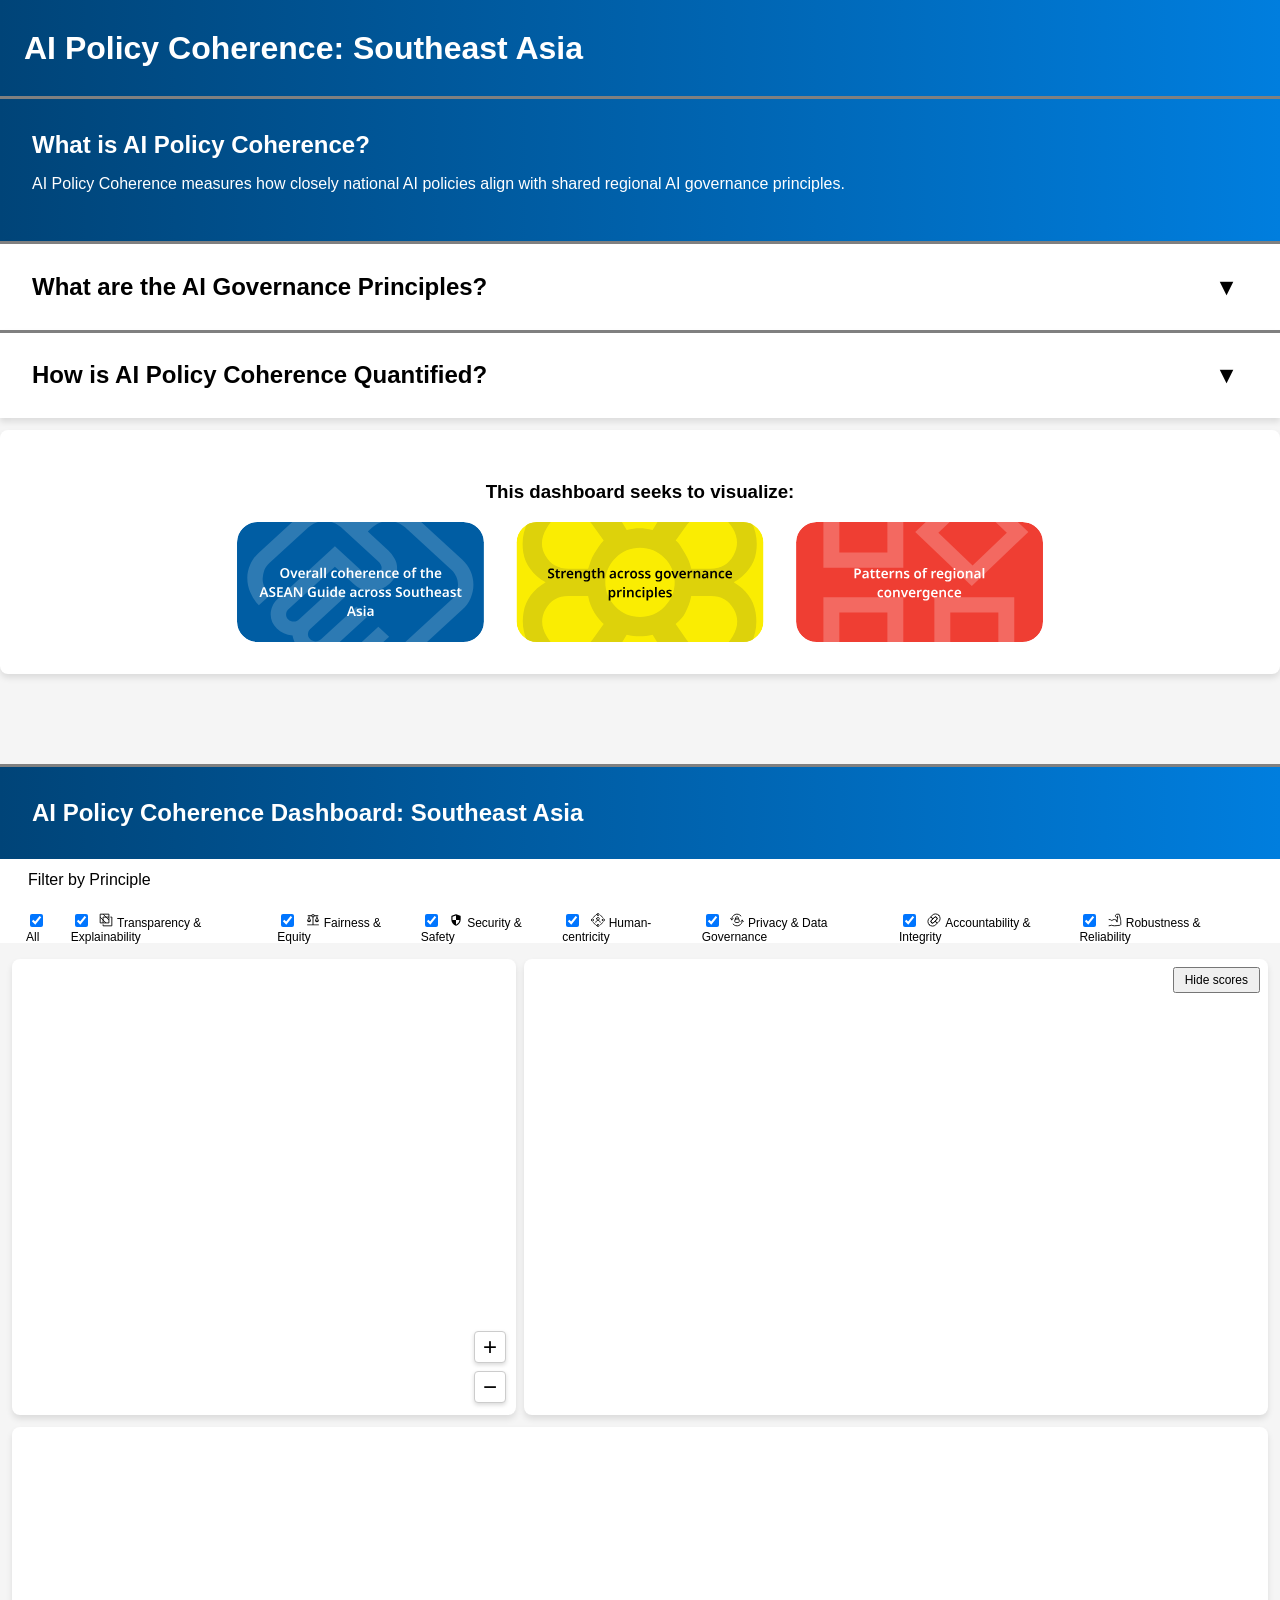
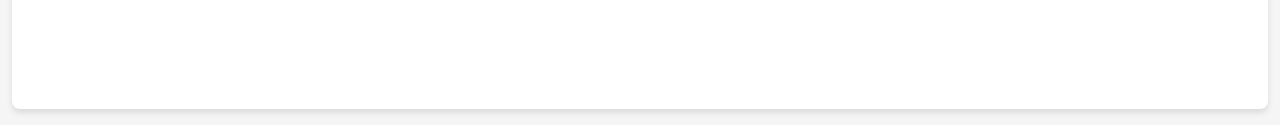
<file: docs/index.html>
<!DOCTYPE html>
<html lang="en">
    <head>
        <meta charset="UTF-8">
        <meta name="viewport" content="width=device-width, initial-scale=1.0">
        <title>AI Policy Coherence</title>
        <link rel="stylesheet" href="style.css">
    </head>
    <header>
        <p>AI Policy Coherence: Southeast Asia</p>
    </header>
    <body>
        <div id="context">
            <div class="banner">
                <h2>What is AI Policy Coherence?</h2>
                <p>AI Policy Coherence measures how closely national AI policies align with shared regional AI governance principles.</p>
            </div>
            <div class="info-box">
                <h2 class="info-box-toggle">
                    What are the AI Governance Principles?
                    <span class="info-box-arrow">▾</span>
                </h2>
                <div class="info-box-body">
                    <p>
                        Southeast Asia's <a href="https://asean.org/book/asean-guide-on-ai-governance-and-ethics/" target="_blank">ASEAN Guide on AI Governance and Ethics</a> 
                        breaks down AI governance into 7 principles, each with their own sub-principles.
                    </p>
                    <div id="principles-descriptions">
                        <div class="principle-box">
                            Loading...
                        </div>
                    </div>
                </div>
            </div>
            <div class="info-box">
                <h2 class="info-box-toggle">
                    How is AI Policy Coherence Quantified?
                    <span class="info-box-arrow">▾</span>
                </h2>
                <div class="info-box-body">
                    <p>
                        We follow a structured scoring framework based on the Southeast Asia's 
                        <a href="https://asean.org/book/asean-guide-on-ai-governance-and-ethics/" target="_blank">ASEAN Guide on AI Governance and Ethics</a>.<br>
                        To generate an overall coherence score for each country, we use a bottom-up approach starting with sub-principles and the country's AI policies. 
                        We first aim to assign a score from 0 to 3 for each sub-principle based on how strongly the country's policies adhere to those sub-principles. 
                        Afterward, sub-principles belonging to the same principle are used to generate a coherence score for that principle.
                        Those principle scores are finally averaged to generate the country's overall coherence score.
                    </p>
                </div>
            </div>
            <div class="context-box">
                <h3>This dashboard seeks to visualize:</h3>
                <img src="assets/goals.svg" alt="Overall coherence, strength across principles, regional convergence patterns" id="goals-img"/>
            </div>
        </div>
        <div id="dashboard">
            <div class="banner">
                <h2>AI Policy Coherence Dashboard: Southeast Asia</h2>
            </div>
            <div class="filters">
                <fieldset id="p-filters">
                    <legend>Filter by Principle</legend>
                    <div class="option">
                        <input type="checkbox" id="overall" name="overall" value="Overall" checked>
                        <label for="overall">
                            All
                        </label>
                    </div>
                    <div class="option">
                        <input type="checkbox" id="p1" name="p1" value="P1" checked>
                        <label for="p1">
                            <img src="assets/transparency.svg" width="14"/>Transparency & Explainability
                        </label>
                    </div>
                    <div class="option">
                        <input type="checkbox" id="p2" name="p2" value="P2" checked>
                        <label for="p2">
                            <img src="assets/fairness.svg" width="14"/>Fairness & Equity
                        </label>
                    </div>
                    <div class="option">
                        <input type="checkbox" id="p3" name="p3" value="P3" checked>
                        <label for="p3">
                            <img src="assets/security.svg" width="14"/>Security & Safety
                        </label>
                    </div>
                    <div class="option">
                        <input type="checkbox" id="p4" name="p4" value="P4" checked>
                        <label for="p4">
                            <img src="assets/human.svg" width="14"/>Human-centricity
                        </label>
                    </div>
                    <div class="option">
                        <input type="checkbox" id="p5" name="p5" value="P5" checked>
                        <label for="p5">
                            <img src="assets/privacy.svg" width="14"/>Privacy & Data Governance
                        </label>
                    </div>
                    <div class="option">
                        <input type="checkbox" id="p6" name="p6" value="P6" checked>
                        <label for="p6">
                            <img src="assets/accountability.svg" width="14"/>Accountability & Integrity
                        </label>
                    </div>
                    <div class="option">
                        <input type="checkbox" id="p7" name="p7" value="P7" checked>
                        <label for="p7">
                            <img src="assets/robustness.svg" width="14"/>Robustness & Reliability
                        </label>
                    </div>
                </fieldset>
            </div>
            <div class="vizs">
                <div id="map-container" class="viz-container">
                    <button class="map-zoom-btn" id="zoom-in">+</button>
                    <button class="map-zoom-btn" id="zoom-out">−</button>
                </div>

                <div id="matrix-container" class="viz-container-wide">
                    <button id="toggle-labels">Hide scores</button>
                </div>
            </div>
            <div id="pcp-container" class="viz-container-full">
            
        </div>
        </div>
        
    </body>
    <script src="https://d3js.org/d3.v7.min.js"></script>
    <script src="https://d3js.org/d3-scale-chromatic.v1.min.js"></script>
    <script src="https://d3js.org/d3-geo-projection.v2.min.js"></script>
    <script src="script.js"></script>
    <script src="load_descriptions.js"></script>
</html>
</file>
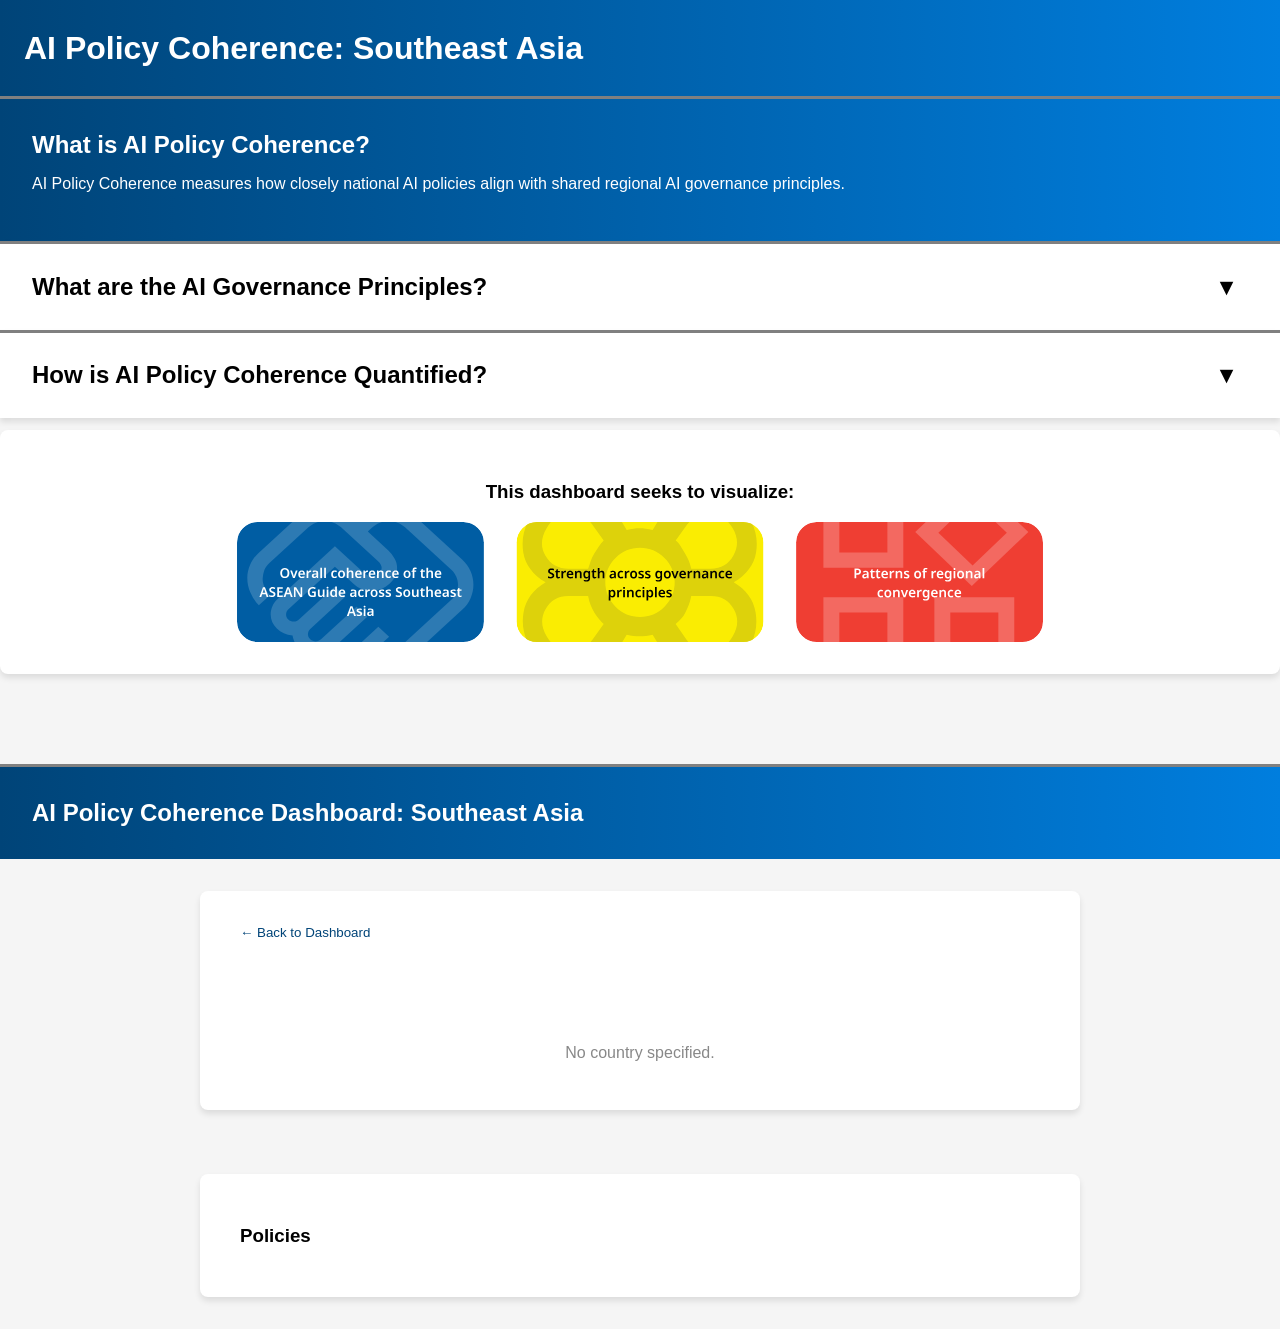
<file: docs/country.html>
<!DOCTYPE html>
<html lang="en">
<head>
  <meta charset="UTF-8" />
  <title>AI Policy Coherence</title>
  <link rel="stylesheet" href="style.css" />
</head>
<header>
  <p>AI Policy Coherence: Southeast Asia</p>
</header>
<body>
  <div id="context">
    <div class="banner">
        <h2>What is AI Policy Coherence?</h2>
        <p>AI Policy Coherence measures how closely national AI policies align with shared regional AI governance principles.</p>
    </div>
    <div class="info-box">
        <h2 class="info-box-toggle">
            What are the AI Governance Principles?
            <span class="info-box-arrow">▾</span>
        </h2>
        <div class="info-box-body">
            <p>
                Southeast Asia's <a href="https://asean.org/book/asean-guide-on-ai-governance-and-ethics/" target="_blank">ASEAN Guide on AI Governance and Ethics</a> 
                breaks down AI governance into 7 principles, each with their own sub-principles.
            </p>
            <div id="principles-descriptions">
                <div class="principle-box">
                    Loading...
                </div>
            </div>
        </div>
    </div>
    <div class="info-box">
        <h2 class="info-box-toggle">
            How is AI Policy Coherence Quantified?
            <span class="info-box-arrow">▾</span>
        </h2>
        <div class="info-box-body">
            <p>
                We follow a structured scoring framework based on the Southeast Asia's 
                <a href="https://asean.org/book/asean-guide-on-ai-governance-and-ethics/" target="_blank">ASEAN Guide on AI Governance and Ethics</a>.<br>
                To generate an overall coherence score for each country, we use a bottom-up approach starting with sub-principles and the country's AI policies. 
                We first aim to assign a score from 0 to 3 for each sub-principle based on how strongly the country's policies adhere to those sub-principles. 
                Afterward, sub-principles belonging to the same principle are used to generate a coherence score for that principle.
                Those principle scores are finally averaged to generate the country's overall coherence score.
            </p>
        </div>
    </div>
    <div class="context-box">
        <h3>This dashboard seeks to visualize:</h3>
        <img src="assets/goals.svg" alt="Overall coherence, strength across principles, regional convergence patterns" id="goals-img"/>
    </div>
  </div>
  <div class="banner">
    <h2>AI Policy Coherence Dashboard: Southeast Asia</h2>
  </div>
  <div id="country-page">
    <a id="back-link" href="index.html#dashboard">← Back to Dashboard</a>
    <div id="content">Loading…</div>
  </div>
  <div id="policies">
    <h3>Policies</h3>
  </div>
</body>
<script src="https://d3js.org/d3.v7.min.js"></script>
<script src="country.js"></script>
<script src="load_descriptions.js"></script>
</html>
</file>
<file: docs/style.css>
/* ── Base & Reset ────────────────────────────────────────────────────────── */

html {
    scroll-behavior: smooth;
}

body {
    font-family: sans-serif;
    display: flex;
    flex-direction: column;
    justify-content: center;
    align-items: center;
    background-color: #f5f5f5;
    margin: 0;
    padding: 0;
}

/* ── Header ──────────────────────────────────────────────────────────────── */

header {
    height: 3em;
    width: 100%;
    /* https://www.w3schools.com/css/css3_gradients.asp */
    background-image: linear-gradient(to right, #004478, #007EDE);
    color: white;
    font-size: 24pt;
    font-weight: 600;
    display: flex;
    flex-direction: column;
    justify-content: center;
}

header > p {
    margin: 0 0 0 24px;
}

/* ── Layout: Dashboard & Context ─────────────────────────────────────────── */

#dashboard {
    width: 100%;
    display: flex;
    flex-direction: column;
}

#context {
    height: fit-content;
    width: 100%;
}

/* ── Layout: Banner ──────────────────────────────────────────────────────── */

.banner {
    width: 100%;
    padding: 2em 0;
    border-top: 3px solid gray;
    display: flex;
    flex-direction: column;
    background-image: linear-gradient(to right, #004478, #007EDE);
    color: white;
}

.banner h2 {
    margin: 0;
    margin-left: 32px;
}

.banner p {
    margin-left: 32px;
}

/* ── Layout: Viz Row ─────────────────────────────────────────────────────── */

.vizs {
    display: flex;
    justify-content: center;
    align-items: stretch;
    flex: 1;
    padding: 0 12px 12px 12px;
    gap: 8px;
    margin-bottom: 0;
}

/* ── Viz Containers ──────────────────────────────────────────────────────── */

.viz-container {
    background-color: #ffffff;
    height: 500px;
    flex: 0.8;
    min-height: 0;
    padding: 12px;
    margin: 12px auto;
    border-radius: 8px;
    box-shadow: 0 4px 6px rgba(0,0,0,0.1);
    text-align: center;
    display: flex;
    flex-direction: column;
    justify-content: center;
    align-items: center;
}

.viz-container-wide {
    background-color: #ffffff;
    width: 50%;
    height: auto;
    flex: 1.2;
    min-height: 0;
    padding: 12px;
    margin: 12px auto;
    border-radius: 8px;
    box-shadow: 0 4px 6px rgba(0,0,0,0.1);
    text-align: center;
    display: flex;
    flex-direction: column;
    justify-content: center;
    align-items: center;
}

/* ── Choropleth Map ──────────────────────────────────────────────────────── */

#map-container {
    height: 48vh;
    margin-bottom: 0;
    position: relative;
}

/* Zoom buttons positioned on the right edge of the map container */
.map-zoom-btn {
    position: absolute;
    right: 10px;
    width: 32px;
    height: 32px;
    background: #ffffff;
    border: 1px solid #ccc;
    border-radius: 4px;
    font-size: 18pt;
    line-height: 1;
    cursor: pointer;
    box-shadow: 0 2px 4px rgba(0,0,0,0.15);
    display: flex;
    align-items: center;
    justify-content: center;
    z-index: 10;
    transition: background 0.15s ease;
}

.map-zoom-btn:hover {
    background: #f0f4f8;
}

#zoom-in  { bottom: 52px; }
#zoom-out { bottom: 12px; }

/* ── Bubble Matrix ───────────────────────────────────────────────────────── */

#matrix-container {
    position: relative;
    height: 48vh;
    margin-bottom: 0;
}

/* Button to toggle percentage labels inside bubbles on/off */
#toggle-labels {
    position: absolute;
    top: 8px;
    right: 8px;
    font-size: 9pt;
    padding: 4px 10px;
    cursor: pointer;
}

/* ── Parallel Coordinate Plot ────────────────────────────────────────────── */

.viz-container-full {
    background-color: #ffffff;
    width: calc(100% - 48px);
    height: 380px;
    padding: 0 12px 12px;
    margin: 0 12px 16px;
    border-radius: 8px;
    box-shadow: 0 4px 6px rgba(0,0,0,0.1);
    display: flex;
    flex-direction: column;
    overflow: visible;
    position: relative;
    flex-shrink: 0;
}

#pcp-container {
    height: 30vh;
}

.pcp-header {
    display: flex;
    align-items: baseline;
    gap: 12px;
    padding: 10px 4px 0;
    flex-shrink: 0;
}

.pcp-title {
    font-size: 11pt;
    font-weight: 700;
    color: #333;
}

.pcp-subtitle {
    font-size: 8.5pt;
    color: #888;
}

/* Country color legend below the PCP */
.pcp-legend {
    display: flex;
    flex-wrap: wrap;
    justify-content: center;
    gap: 4px 14px;
    padding: 0px 8px 2px;
    flex-shrink: 0;
    transform: translate(0, -24px);
}

.pcp-legend-item {
    display: flex;
    align-items: center;
    gap: 5px;
    border-radius: 4px;
    padding: 2px 5px;
    transition: background 0.15s ease;
}

.pcp-legend-item:hover {
    background: #f0f4f8;
}

/* Colored line swatch representing each country */
.pcp-legend-swatch {
    width: 22px;
    height: 4px;
    border-radius: 2px;
    flex-shrink: 0;
    display: inline-block;
}

.pcp-legend-name {
    font-size: 12pt;
    color: #333;
    white-space: nowrap;
}

/* Smooth transitions on hover/highlight interactions */
.pcp-line-visible {
    transition: stroke-width 0.15s ease, opacity 0.15s ease;
}

.pcp-country {
    cursor: pointer;
}

/* ── Filters ─────────────────────────────────────────────────────────────── */

.filters {
    background-color: #ffffff;
    height: 60px;
    margin-bottom: 4px;
    padding: 12px;
    flex-shrink: 0;
}

fieldset {
    border: 0;
    display: flex;
    flex-direction: row;
    justify-content: space-evenly;
    align-items: center;
    gap: 4px;
}

fieldset > legend {
    margin-bottom: 16px;
}

.option {
    height: 52px;
    font-size: 9pt;
}

.option > input {
    margin-right: 8px;
}

.option > label > img {
    margin-right: 4px;
}

/* ── Tooltip ─────────────────────────────────────────────────────────────── */

.tooltip {
    position: fixed;
    pointer-events: none;
    padding: 8px 12px;
    background: #ffffff;
    box-shadow: 0 6px 16px rgba(0,0,0,0.15);
    font-size: 9pt;
    opacity: 0;
    transition: opacity 0.5s ease;
    display: flex;
    flex-direction: column;
    justify-content: center;
    gap: 4px;
}

.tooltip.visible {
    opacity: 1;
    transition: opacity 0.5s ease;
}

/* ── Axes & Legend ───────────────────────────────────────────────────────── */

.axis {
    display: flex;
    justify-content: center;
    align-items: center;
}

.axis path, .axis line {
    fill: none;
    stroke: black;
    shape-rendering: crispEdges;
}

.axis text {
    fill: #000;
    font-size: 12pt;
}

.legendTitle {
    font-size: 12pt;
    fill: #4F4F4F;
    font-weight: 12;
}

hr {
    width: 98%;
    color: rgb(172, 172, 172);
}

/* ── Context Section: Info & Principle Boxes ─────────────────────────────── */

.context-box {
    background-color: #ffffff;
    width: 90%;
    height: auto;
    flex: 0.8;
    padding: 2em 4em;
    margin: 12px auto 10vh auto;
    border-radius: 8px;
    box-shadow: 0 4px 6px rgba(0,0,0,0.1);
    text-align: center;
    display: flex;
    flex-direction: column;
    justify-content: center;
    align-items: center;
}

#goals-img {
    width: 70%;
    height: auto;
}

/* Collapsible info boxes in the context section */
.info-box {
    width: 100%;
    border-top: 3px solid gray;
    background-color: #ffffff;
    box-shadow: 0 4px 6px rgba(0,0,0,0.1);
}

.info-box-toggle {
    display: flex;
    align-items: center;
    justify-content: space-between;
    padding: 1.2em 2em 1.2em 32px;
    margin: 0 !important;
    cursor: pointer;
    user-select: none;
    list-style: none;
    height: fit-content;
}

.info-box-toggle:hover {
    background-color: #f0f4f8;
}

.info-box-arrow {
    font-size: 18pt;
    line-height: 1;
    transition: transform 0.3s ease;
    flex-shrink: 0;
}

.info-box.open .info-box-arrow {
    transform: rotate(180deg);
}

.info-box-body {
    overflow: hidden;
    max-height: 0;
    transition: max-height 0.4s ease, padding 0.4s ease;
    padding: 0 2em;
}

.info-box.open .info-box-body {
    max-height: fit-content;
    padding: 0 2em 1.5em;
}

/* Collapsible principle boxes nested inside info boxes */
.principle-box {
    width: 100%;
    border-top: 3px solid gray;
    background-color: #ffffff;
    box-shadow: 0 4px 6px rgba(0,0,0,0.1);
}

.icon-principle {
    display: flex;
    align-items: center;
    justify-content: center;
    gap: 24px;
}

.principle-box-toggle {
    display: flex;
    align-items: center;
    justify-content: space-between;
    padding: 1.2em 2em 1.2em 32px;
    margin: 0 !important;
    cursor: pointer;
    user-select: none;
    list-style: none;
}

.principle-box-toggle:hover {
    background-color: #f0f4f8;
}

.principle-box-arrow {
    font-size: 18pt;
    line-height: 1;
    transition: transform 0.3s ease;
    flex-shrink: 0;
}

.principle-box.open .principle-box-arrow {
    transform: rotate(180deg);
}

.principle-box-body {
    overflow: hidden;
    max-height: 0;
    transition: max-height 0.4s ease, padding 0.4s ease;
    padding: 0 2em;
}

.principle-box.open .principle-box-body {
    max-height: fit-content;
    padding: 0 2em 1.5em;
}

/* ── Country Detail Page ─────────────────────────────────────────────────── */

.country-page {
    width: 70vw;
    margin: 32px auto;
    background: #fff;
    border-radius: 8px;
    padding: 32px 40px;
    box-shadow: 0 4px 6px rgba(0,0,0,0.1);
}

/* Legacy ID-based selector kept for backward compatibility */
#country-page {
    width: 800px;
    margin: 32px auto;
    background: #fff;
    border-radius: 8px;
    padding: 32px 40px;
    box-shadow: 0 4px 6px rgba(0,0,0,0.1);
}

.back-link,
#back-link {
    display: inline-block;
    margin-bottom: 24px;
    color: #004478;
    text-decoration: none;
    font-size: 10pt;
}

.back-link:hover,
#back-link:hover {
    text-decoration: underline;
}

h1 {
    margin: 0 0 4px;
}

.overall-score {
    font-size: 48pt;
    font-weight: 700;
    color: #004478;
    line-height: 1;
}

.overall-label {
    font-size: 10pt;
    color: #888;
    margin-bottom: 32px;
}

/* Per-principle score rows with icon, label, bar, and percentage */
.principle-row {
    display: flex;
    align-items: center;
    gap: 12px;
    margin-bottom: 14px;
}

.principle-icon {
    width: 32px;
    height: 32px;
    flex-shrink: 0;
}

.principle-label {
    flex: 1;
    font-size: 12pt;
    font-weight: 600;
}

.bar-track {
    flex: 2;
    height: 10px;
    background: #e8e8e8;
    border-radius: 5px;
    overflow: hidden;
}

.bar-fill {
    height: 100%;
    border-radius: 5px;
    background: linear-gradient(to right, #c6dbef, #08306B);
}

.principle-pct {
    width: 36px;
    text-align: right;
    font-size: 10pt;
    font-weight: 600;
    color: #004478;
}

/* Sub-principle rows indented within each principle section */
.subp_row {
    padding: 8px 40px;
    display: flex;
    justify-content: space-between;
}

.p-sp-row {
    margin-bottom: 2em;
}

/* ── Policies Page ───────────────────────────────────────────────────────── */

#policies {
    width: 800px;
    margin: 32px auto;
    background: #fff;
    border-radius: 8px;
    padding: 32px 40px;
    box-shadow: 0 4px 6px rgba(0,0,0,0.1);
}

/* ── Misc ────────────────────────────────────────────────────────────────── */

/* Clickable country paths on the choropleth map */
.country {
    cursor: pointer;
}

.not-found {
    text-align: center;
    margin-top: 80px;
    color: #888;
}

#to-dashboard {
    height: 10vh;
    display: flex;
    justify-content: center;
    align-items: center;
}
</file>
